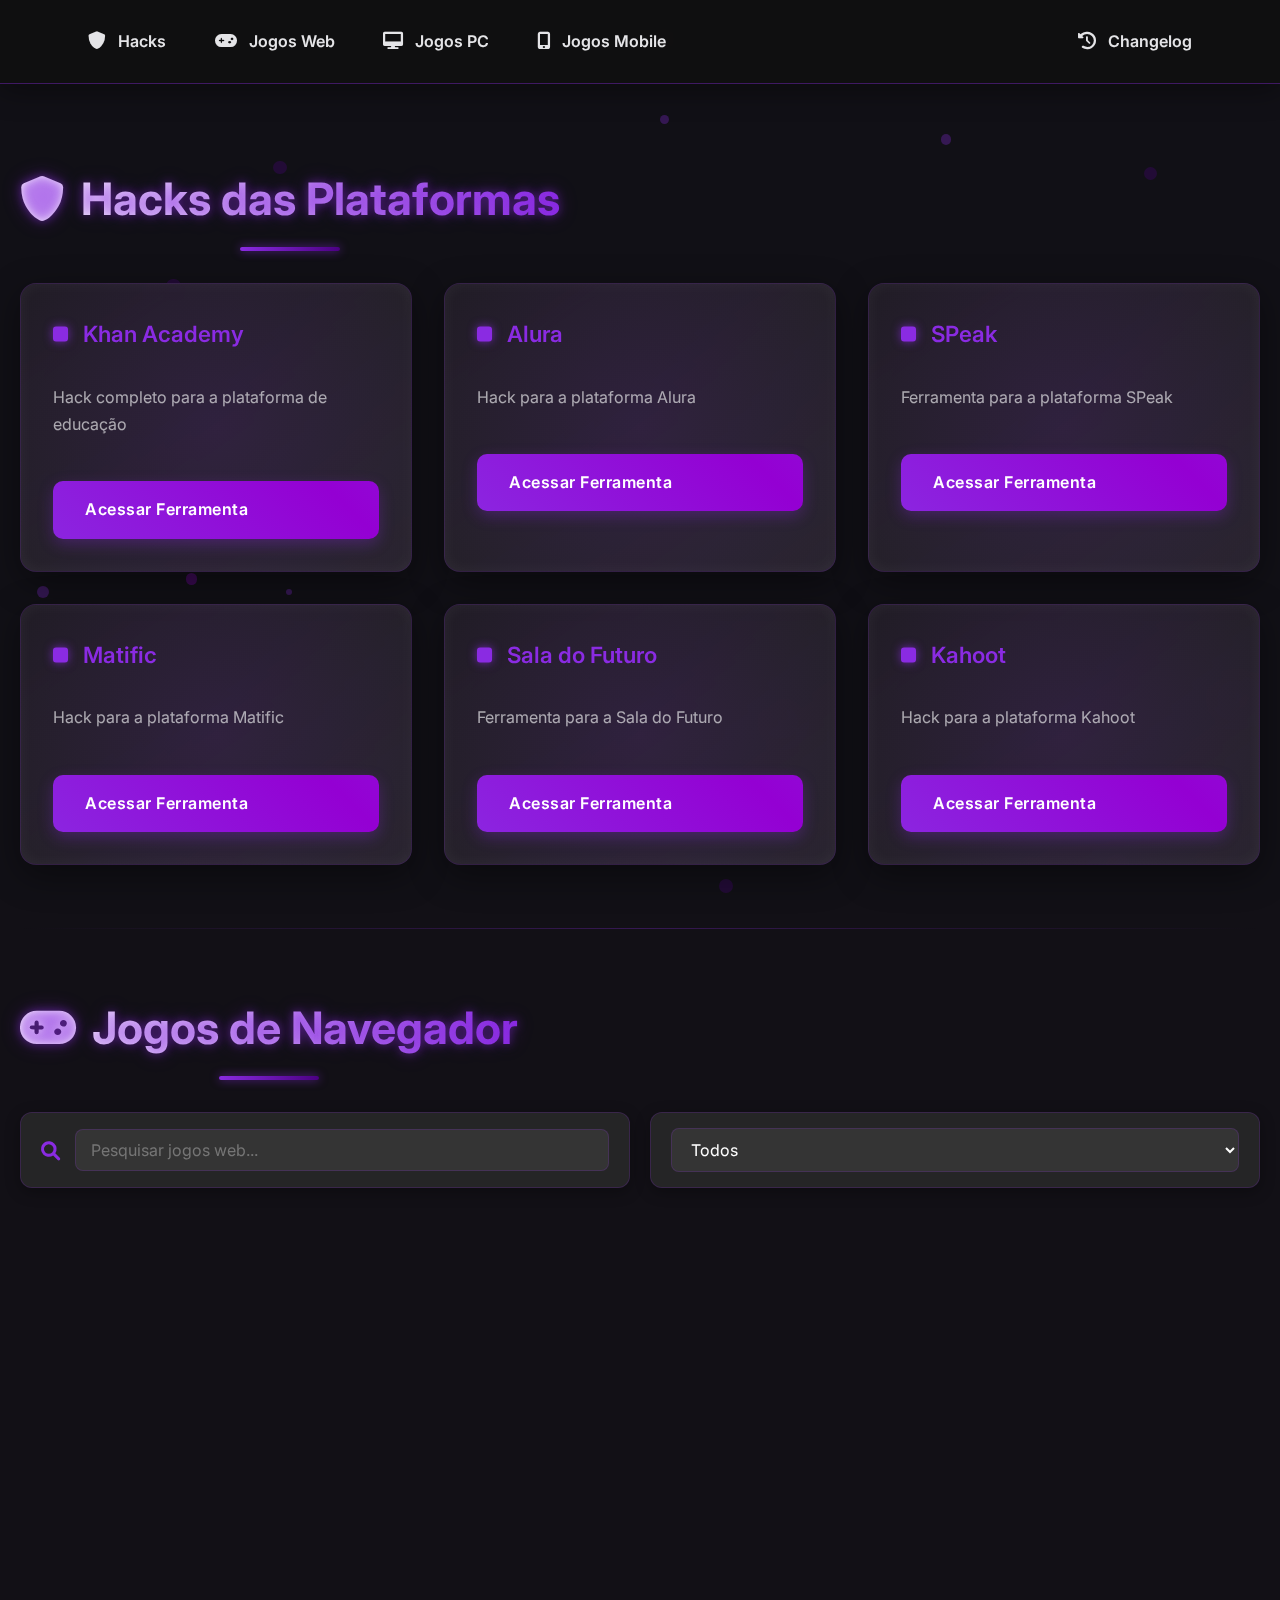
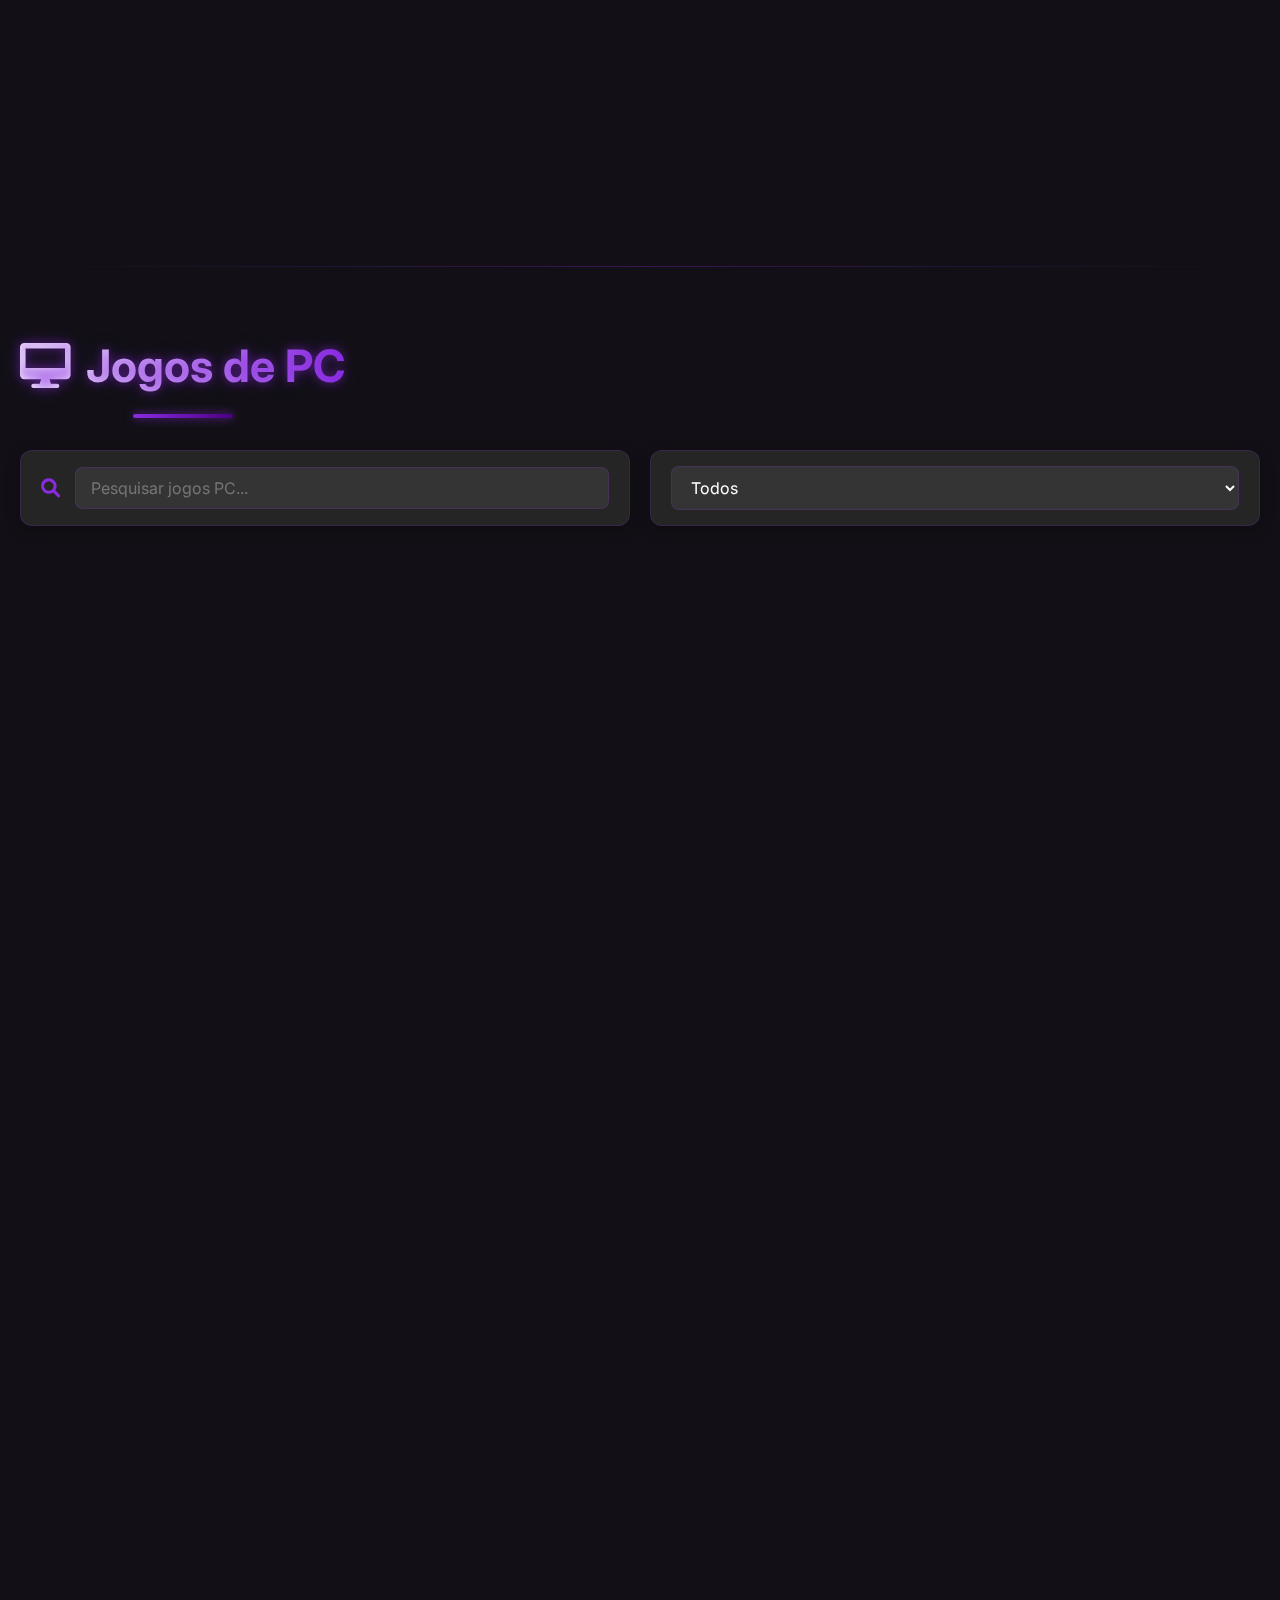
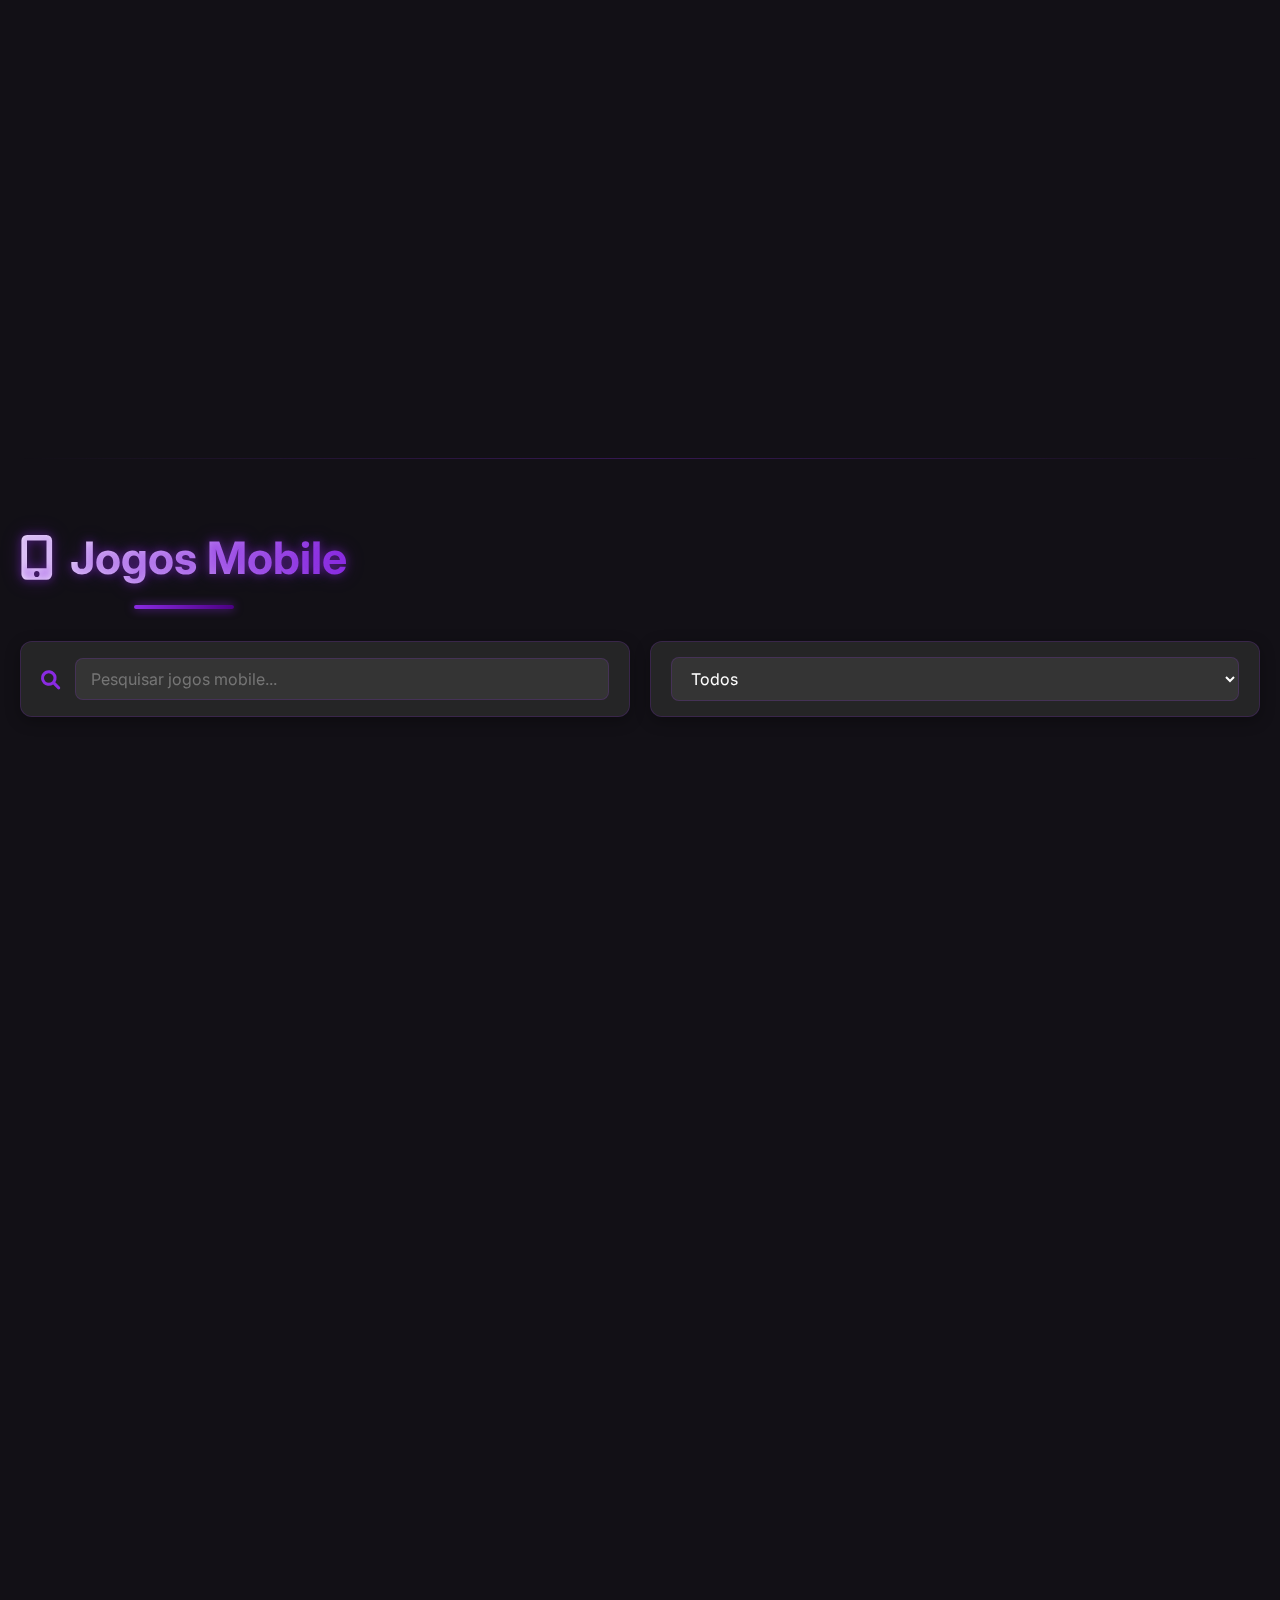
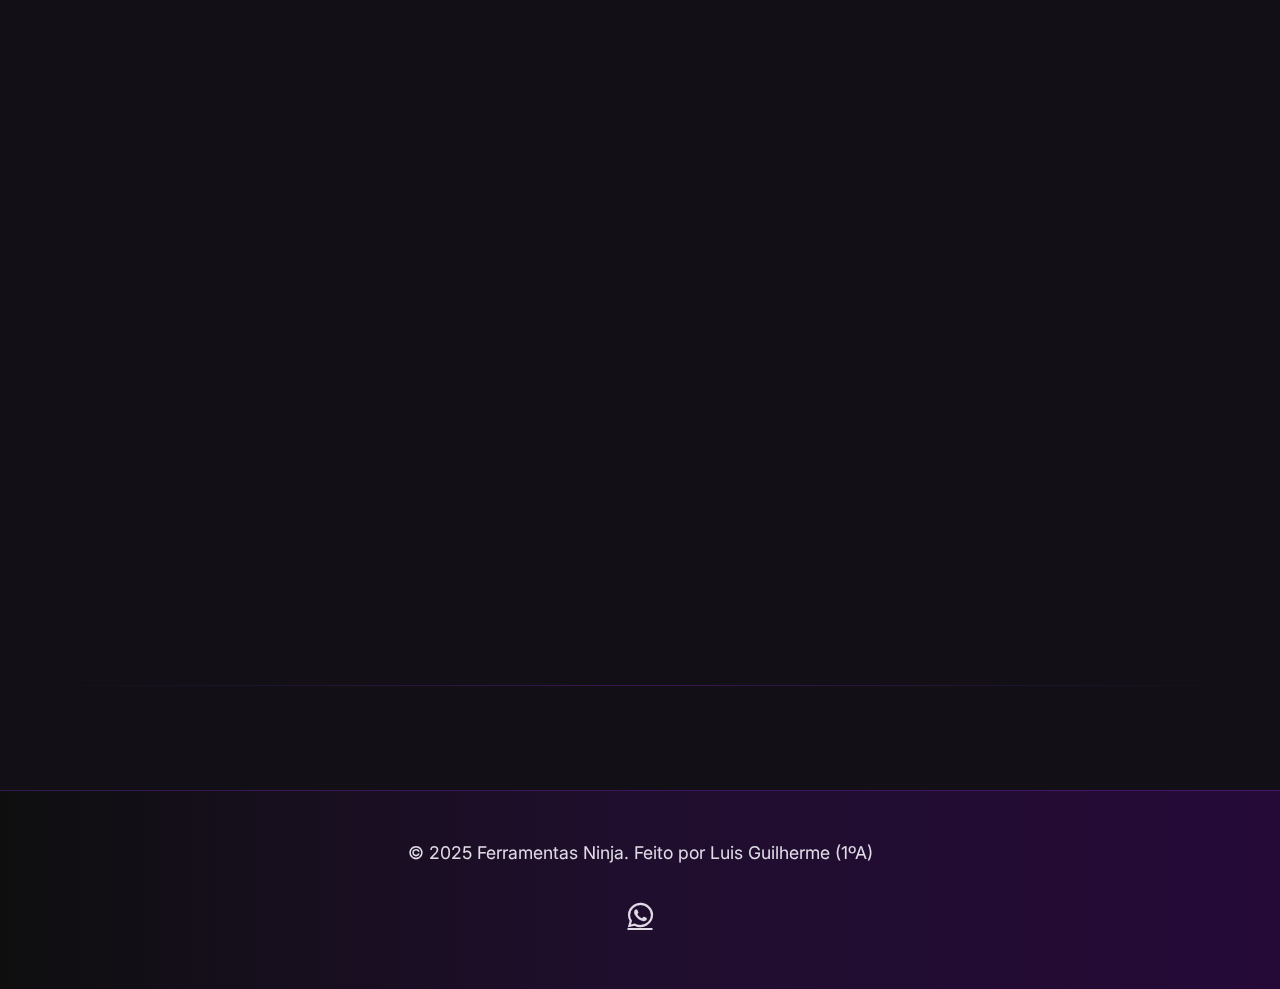
<file: index.html>
<!DOCTYPE html>
<html lang="pt-br">
<head>
    <script type="text/javascript" src="https://code.createjs.com/1.0.0/createjs.min.js"></script>
    <meta charset="UTF-8">
    <meta name="viewport" content="width=device-width,initial-scale=1">
    <title>Ferramentas do Ninja</title>
    <link rel="stylesheet" href="https://cdnjs.cloudflare.com/ajax/libs/font-awesome/6.0.0/css/all.min.css">
    <link href="https://fonts.googleapis.com/css2?family=Inter:wght@400;500;600;700&display=swap" rel="stylesheet">
    <link rel="stylesheet" href="style.css">
</head>
<body>
    <div id="loading">
        <div class="loader"></div>
    </div>
    <nav class="navbar">
        <a href="#hacks">
            <i class="fas fa-shield-alt"></i> Hacks
        </a>
        <a href="#jogos">
            <i class="fas fa-gamepad"></i> Jogos Web
        </a>
        <a href="#pc">
            <i class="fas fa-desktop"></i> Jogos PC
        </a>
        <a href="#mobile">
            <i class="fas fa-mobile-alt"></i> Jogos Mobile
        </a>
        <a href="changelogs.html" rel="noopener noreferrer" style="margin-left: auto;">
            <i class="fas fa-history"></i> Changelog
        </a>
    </nav>

    <div class="main-container">
        <!-- Seção Hacks -->
        <section id="hacks">
            <h1><i class="fas fa-shield-alt"></i>Hacks das Plataformas</h1>
            <div class="grid">
                <div class="card">
                    <a href="https://github.com/Snowxyrzk/Khan-Destroyer" target="_blank">
                        <h3>Khan Academy</h3>
                        <p>Hack completo para a plataforma de educação</p>
                        <div class="btn">Acessar Ferramenta</div>
                    </a>
                </div>
                <div class="card">
                    <a href="https://github.com/marcos10pc/Alura-Destroyer" target="_blank">
                        <h3>Alura</h3>
                        <p>Hack para a plataforma Alura</p>
                        <div class="btn">Acessar Ferramenta</div>
                    </a>
                </div>
                <div class="card">
                    <a href="https://speakify.cupiditys.lol/" target="_blank">
                        <h3>SPeak</h3>
                        <p>Ferramenta para a plataforma SPeak</p>
                        <div class="btn">Acessar Ferramenta</div>
                    </a>
                </div>
                <div class="card">
                    <a href="https://matific.cupiditys.lol/" target="_blank">
                        <h3>Matific</h3>
                        <p>Hack para a plataforma Matific</p>
                        <div class="btn">Acessar Ferramenta</div>
                    </a>
                </div>
                <div class="card">
                    <a href="https://doritus.mmrcoss.tech/" target="_blank">
                        <h3>Sala do Futuro</h3>
                        <p>Ferramenta para a Sala do Futuro</p>
                        <div class="btn">Acessar Ferramenta</div>
                    </a>
                </div>
                <div class="card">
                    <a href="https://kahootdestroyer.squareweb.app/" target="_blank">
                        <h3>Kahoot</h3>
                        <p>Hack para a plataforma Kahoot</p>
                        <div class="btn">Acessar Ferramenta</div>
                    </a>
                </div>
            </div>
        </section>

        <!-- Seção Jogos Web -->
        <section id="jogos">
            <h1><i class="fas fa-gamepad"></i>Jogos de Navegador</h1>
            
            <div class="search-filter-container">
                <div class="search-box">
                    <i class="fas fa-search"></i>
                    <input type="text" id="search-web" placeholder="Pesquisar jogos web..." onkeyup="searchGames('web')">
                </div>
                <div class="filter-box">
                    <select id="filter-web" onchange="filterGames('web')">
                        <option value="todos">Todos</option>
                        <option value="classico">Clássicos</option>
                        <option value="emulador">Emuladores</option>
                        <option value="html5">HTML5</option>
                        <option value="flash">Flash</option>
                        <option value="colecao">Coleções</option>
                    </select>
                </div>
            </div>

            <div class="grid" id="web-games-container">
                <div class="card" data-category="colecao">
                    <a href="https://ball-bang.github.io/" target="_blank">
                        <h3>Ball Bang</h3>
                        <p>Jogos de navegador de vários estilos</p>
                        <div class="btn">Jogar</div>
                    </a>
                </div>
                <div class="card" data-category="emulador">
                    <a href="https://chstextbook.github.io/pages/nav/emulibrary.html" target="_blank">
                        <h3>EmuLibrary</h3>
                        <p>Jogos de emulador</p>
                        <div class="btn">Jogar</div>
                    </a>
                </div>
                <div class="card" data-category="html5">
                    <a href="https://chstextbook.github.io/pages/nav/games5.html" target="_blank">
                        <h3>HTML Games</h3>
                        <p>Jogos HTML5</p>
                        <div class="btn">Jogar</div>
                    </a>
                </div>
                <div class="card" data-category="flash">
                    <a href="https://chstextbook.github.io/pages/nav/flash.html" target="_blank">
                        <h3>Flash Games</h3>
                        <p>Jogos clássicos em Flash</p>
                        <div class="btn">Jogar</div>
                    </a>
                </div>
                <div class="card" data-category="colecao">
                    <a href="https://games-site.github.io/" target="_blank" rel="noopener noreferrer">
                        <h3>Games Site</h3>
                        <p>Coleção diversificada de jogos online</p>
                        <div class="btn">Jogar</div>
                    </a>
                </div>
                <div class="card" data-category="colecao">
                    <a href="https://ug17.github.io/Games.html" target="_blank" rel="noopener noreferrer">
                        <h3>UG17 Games Collection</h3>
                        <p>Diversos jogos de navegador em uma única coleção</p>
                        <div class="btn">Jogar</div>
                    </a>
                </div>
            </div>
        </section>

        <!-- Seção Jogos PC -->
        <section id="pc">
            <h1><i class="fas fa-desktop"></i>Jogos de PC</h1>
            
            <div class="search-filter-container">
                <div class="search-box">
                    <i class="fas fa-search"></i>
                    <input type="text" id="search-pc" placeholder="Pesquisar jogos PC..." onkeyup="searchGames('pc')">
                </div>
                <div class="filter-box">
                    <select id="filter-pc" onchange="filterGames('pc')">
                        <option value="todos">Todos</option>
                        <option value="corrida">Corrida</option>
                        <option value="terror">Terror</option>
                        <option value="acao">Ação</option>
                        <option value="rpg">RPG</option>
                        <option value="simulacao">Simulação</option>
                        <option value="aventura">Aventura</option>
                        <option value="estrategia">Estratégia</option>
                    </select>
                </div>
            </div>

            <div class="grid" id="pc-games-container">
                <div class="card" data-category="acao">
                    <a href="https://drive.usercontent.google.com/download?id=1t8MmMzsL3yXW3RnDGnCobBJdiOVM2Bme&export=download&authuser=0" download>
                        <h3>Geometry Dash</h3>
                        <p>Versão completa para download</p>
                        <div class="btn">Download</div>
                    </a>
                </div>
                <div class="card" data-category="corrida">
                    <a href="https://www.mediafire.com/file/uhhw63l31awpfjy/MotoGP.17-CODEX.1.torrent/file" download>
                        <h3>MotoGP 17</h3>
                        <p>Torrent para download</p>
                        <div class="btn">Download</div>
                    </a>
                </div>
                <div class="card" data-category="acao">
                    <a href="https://www.mediafire.com/file/7eonw0natmgrpcz/Dark_Souls_3_Deluxe_Edition_t1.torrent/file" download>
                        <h3>Dark Souls 3</h3>
                        <p>Torrent para download</p>
                        <div class="btn">Download</div>
                    </a>
                </div>
                <div class="card" data-category="rpg">
                    <a href="https://www.mediafire.com/file/wiz7nky01wup1uy/Diablo_3.torrent/file" download>
                        <h3>Diablo III</h3>
                        <p>Torrent para download</p>
                        <div class="btn">Download</div>
                    </a>
                </div>
                <div class="card" data-category="rpg">
                    <a href="https://www.mediafire.com/file/xfcf6s5z6ysbjpu/Diablo_IV_Reflection_.torrent/file" download>
                        <h3>Diablo IV</h3>
                        <p>Torrent para download</p>
                        <div class="btn">Download</div>
                    </a>
                </div>
                <div class="card" data-category="corrida">
                    <a href="https://www.mediafire.com/file/2ekg3xpl3sw84o1/Descenders.torrent/file" download>
                        <h3>Descenders</h3>
                        <p>Torrent para download</p>
                        <div class="btn">Download</div>
                    </a>
                </div>
                <div class="card" data-category="terror">
                    <a href="https://www.mediafire.com/file/4bst0b4a0qnjqfy/OUTLAST.rar/file" download>
                        <h3>Outlast</h3>
                        <p>Arquivo .rar para download</p>
                        <div class="btn">Download</div>
                    </a>
                </div>
                <div class="card" data-category="terror">
                    <a href="https://www.mediafire.com/file/c162jfc5kj7l4hz" download>
                        <h3>Letal Company</h3>
                        <p>Arquivo .rar para download</p>
                        <div class="btn">Download</div>
                    </a>
                </div>
                <div class="card" data-category="estrategia">
                    <a href="https://www.mediafire.com/file/y4fkp8cgyu2wj6s/Overcooked.2.Build.01102020-OFME.torrent/file" download>
                        <h3>Overcooked 2</h3>
                        <p>Torrent para download</p>
                        <div class="btn">Download</div>
                    </a>
                </div>
                <div class="card" data-category="corrida">
                    <a href="https://www.mediafire.com/file/0y7dx1zqn7se9q2/Need.For.Speed.Heat.Deluxe.Edition-ZED.torrent/file" download>
                        <h3>Need for Speed Heat</h3>
                        <p>Torrent para download</p>
                        <div class="btn">Download</div>
                    </a>
                </div>
                <div class="card" data-category="simulacao">
                    <a href="https://www.mediafire.com/file/kekdwpuutyo8qoc/Euro+Truck+Simulator.torrent/file" download>
                        <h3>Euro Truck Simulator</h3>
                        <p>Torrent para download</p>
                        <div class="btn">Download</div>
                    </a>
                </div>
                <div class="card" data-category="simulacao">
                    <a href="https://drive.google.com/file/d/1lT6p9CrmdoG_w2yx6PiYC4GX7x2XJjd4/view" download>
                        <h3>Euro Truck Simulator 2</h3>
                        <p>Torrent para download</p>
                        <div class="btn">Download</div>
                    </a>
                </div>
                <div class="card" data-category="simulacao">
                    <a href="https://drive.google.com/file/d/1VliOmTCIwdKT-ldxsy4I4EPLB3oMnu3H/view" download>
                        <h3>Microsoft Flight Simulator</h3>
                        <p>Torrent para download</p>
                        <div class="btn">Download</div>
                    </a>
                </div>
                <div class="card" data-category="simulacao">
                    <a href="https://www.mediafire.com/file/dy5x2o1me5b4y4m" download>
                        <h3>Internet Cafe Simulator</h3>
                        <p>Arquivo .rar para download</p>
                        <div class="btn">Download</div>
                    </a>
                </div>
            </div>
        </section>

        <!-- Seção Jogos Mobile -->
        <section id="mobile">
            <h1><i class="fas fa-mobile-alt"></i>Jogos Mobile</h1>
            
            <div class="search-filter-container">
                <div class="search-box">
                    <i class="fas fa-search"></i>
                    <input type="text" id="search-mobile" placeholder="Pesquisar jogos mobile..." onkeyup="searchGames('mobile')">
                </div>
                <div class="filter-box">
                    <select id="filter-mobile" onchange="filterGames('mobile')">
                        <option value="todos">Todos</option>
                        <option value="terror">Terror</option>
                        <option value="acao">Ação</option>
                        <option value="aventura">Aventura</option>
                        <option value="rpg">RPG</option>
                        <option value="simulacao">Simulação</option>
                        <option value="estrategia">Estratégia</option>
                    </select>
                </div>
            </div>

            <div class="grid" id="mobile-games-container">
                <div class="card" data-category="terror">
                    <a href="https://www.mediafire.com/file/gtwjvqj4fklxkt7/five-nights-at-freddys-2.0.4.apk/file" download>
                        <h3>FNAF 1</h3>
                        <p>Versão dublada e remasterizada</p>
                        <div class="btn">Download APK</div>
                    </a>
                </div>
                <div class="card" data-category="terror">
                    <a href="https://www.mediafire.com/file/vdrn6u2r0qqmplu/FNaF+2+Remastered+Dublado+v2.0.3+by+hopkins.apk/file?dkey=dl8g2m37jxb&r=1184" download>
                        <h3>FNAF 2</h3>
                        <p>Versão dublada e remasterizada</p>
                        <div class="btn">Download APK</div>
                    </a>
                </div>
                <div class="card" data-category="terror">
                    <a href="https://www.mediafire.com/file/fvho6qy7tbjat9x/FNaF_3_Remastered_Dublado_by_GAMER26083.apk/file" download>
                        <h3>FNAF 3</h3>
                        <p>Versão dublada e remasterizada</p>
                        <div class="btn">Download APK</div>
                    </a>
                </div>
                <div class="card" data-category="terror">
                    <a href="https://www.mediafire.com/file/qgwyulx91dyt6ww/Five_Nights_at_Freddy%2527s_4_v2.0.apk/file" download>
                        <h3>FNAF 4</h3>
                        <p>Versão dublada e remasterizada</p>
                        <div class="btn">Download APK</div>
                    </a>
                </div>
                <div class="card" data-category="terror">
                    <a href="https://www.mediafire.com/file/157o4xe4isquf78/Fnaf_SL_Dublado.apk/file" download>
                        <h3>FNAF Sister Location</h3>
                        <p>Versão dublada e remasterizada</p>
                        <div class="btn">Download APK</div>
                    </a>
                </div>
                <div class="card" data-category="terror">
                    <a href="https://www.mediafire.com/file/u6zdjgv4d1sg2bm/FNaF+6%3B+%28Dublado%29+Dubbing+Night.apk/file" download>
                        <h3>FNAF 6: Pizzeria Simulator</h3>
                        <p>Versão dublada e remasterizada</p>
                        <div class="btn">Download APK</div>
                    </a>
                </div>
                <div class="card" data-category="terror">
                    <a href="https://www.mediafire.com/file/m3cb44l57h375uf/Ultimate_Custom_Night_v1.0.3_Dublado.apks/file?dkey=kr20shlfl5q&r=1248#" download>
                        <h3>FNAF Ultimate Custom Night</h3>
                        <p>Versão dublada e remasterizada</p>
                        <div class="btn">Download APK</div>
                    </a>
                </div>
                <div class="card" data-category="acao">
                    <a href="https://www.mediafire.com/file_premium/mn52rch1xw8qvn6/NARUTO-Ultimate-Ninja-STORM-1.0.16_androidtunado.com.apk/file" download>
                        <h3>Naruto Ultimate Ninja Storm</h3>
                        <p>Versão completa</p>
                        <div class="btn">Download APK</div>
                    </a>
                </div>
                <div class="card" data-category="aventura">
                    <a href="https://www.mediafire.com/file_premium/sh0o4e46cn03bdz/Cuphead_F1_v7.2_%257BForce_War%257D.zip/file" download>
                        <h3>Cuphead</h3>
                        <p>Versão completa e atualizada</p>
                        <div class="btn">Download APK</div>
                    </a>
                </div>
                <div class="card" data-category="aventura">
                    <a href="https://www.mediafire.com/download/f1n6o6irzueqf0w" download>
                        <h3>Terraria</h3>
                        <p>Versão completa e atualizada</p>
                        <div class="btn">Download APK</div>
                    </a>
                </div>
                <div class="card" data-category="estrategia">
                    <a href="https://www.mediafire.com/file_premium/82w9rjhwrmawn3y/Bloons_TD_6_v44.1_%257BForce_War%257D.zip/file" download>
                        <h3>Bloons TD 6</h3>
                        <p>Versão completa e atualizada</p>
                        <div class="btn">Download APK</div>
                    </a>
                </div>
                <div class="card" data-category="aventura">
                    <a href="https://www.mediafire.com/file_premium/7fdv0vdzr3sc0tk/Bully_Legendado_%257BForce_War%257D.zip/file" download>
                        <h3>Bully</h3>
                        <p>Versão legendada (Senha: 6868)</p>
                        <div class="btn">Download APK</div>
                    </a>
                </div>
                <div class="card" data-category="acao">
                    <a href="https://www.mediafire.com/file_premium/p7jvs1mxk9a0o4i/Gta_San_Andreas_v2.11.217_%257BForce_War%257D.zip/file" download>
                        <h3>GTA San Andreas</h3>
                        <p>Versão completa</p>
                        <div class="btn">Download APK</div>
                    </a>
                </div>
                <div class="card" data-category="rpg">
                    <a href="https://www.mediafire.com/file_premium/30opbdn2jzs7j17/Undertale_v1.0_Portugu%25C3%25AAs_%257BForce_War%257D.zip/file" download>
                        <h3>Undertale</h3>
                        <p>Versão completa</p>
                        <div class="btn">Download APK</div>
                    </a>
                </div>
            </div>
        </section>
    </div>

    <footer>
        <p>© 2025 Ferramentas Ninja. Feito por Luis Guilherme (1ºA)</p>
        <div>
            <a href="https://chat.whatsapp.com/BAP3adZ2iLjIB88N0wgO1W" target="_blank" rel="noopener noreferrer">
                <i class="fab fa-whatsapp"></i>
            </a>
        </div>
    </footer>
    <button id="backToTop" title="Voltar ao topo">↑</button>
    <script src="script.js"></script>
</body>
</html>
</file>
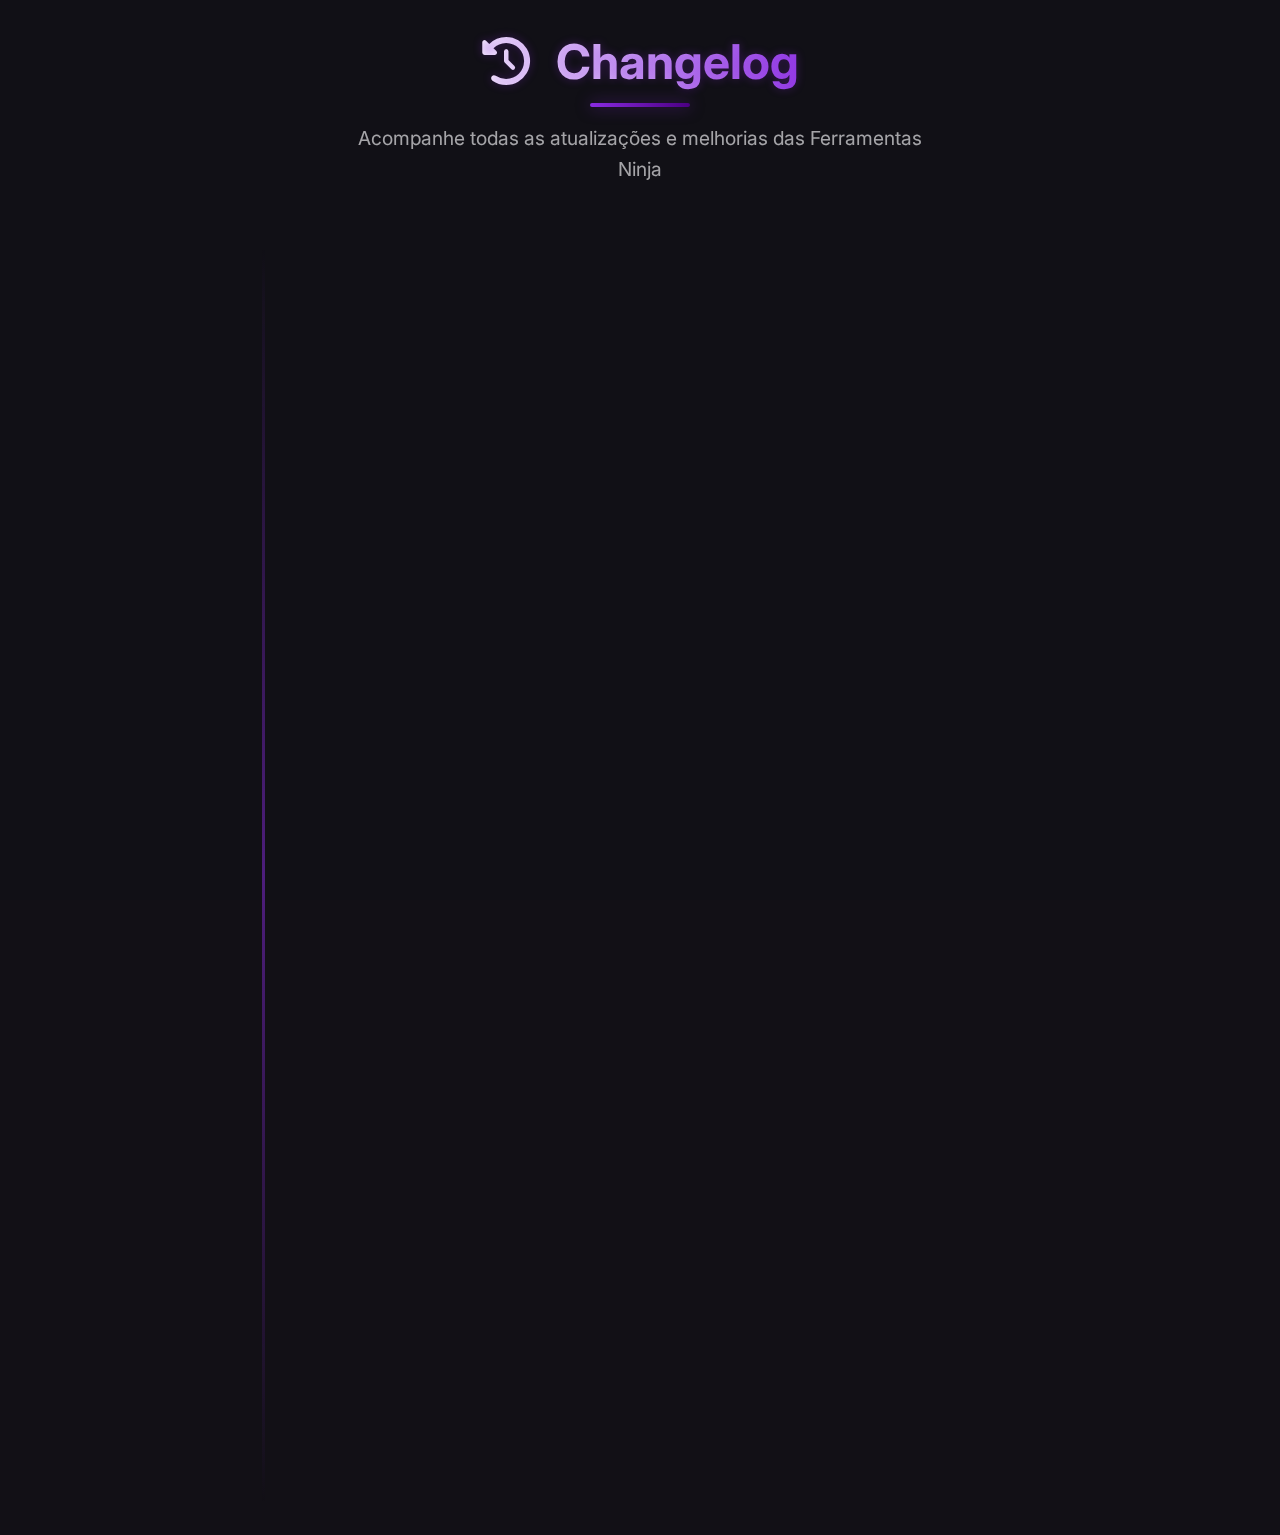
<file: changelogs.html>
<!DOCTYPE html>
<html lang="pt-br">
<head>
  <meta charset="UTF-8" />
  <meta name="viewport" content="width=device-width, initial-scale=1.0" />
  <title>Changelog - Ferramentas Ninja</title>
  <link href="https://fonts.googleapis.com/css2?family=Inter:wght@300;400;500;600;700&display=swap" rel="stylesheet">
  <link rel="stylesheet" href="https://cdnjs.cloudflare.com/ajax/libs/font-awesome/6.0.0/css/all.min.css">
  <style>
    :root {
      --primary: #8a2be2;
      --primary-dark: #4b0082;
      --bg: #121016;
      --card-bg: rgba(26, 26, 26, 0.8);
      --text: #E4E4E7;
      --text-light: rgba(228, 228, 231, 0.7);
      --new: #2ecc71;
      --improve: #3498db;
      --fix: #f39c12;
      --remove: #e74c3c;
      --glass-bg: rgba(30, 30, 30, 0.6);
      --neon-glow: 0 0 15px rgba(138, 43, 226, 0.5);
    }

    * {
      margin: 0;
      padding: 0;
      box-sizing: border-box;
    }

    body {
      font-family: 'Inter', sans-serif;
      background: var(--bg);
      color: var(--text);
      min-height: 100vh;
      background-image: url('https://motionbgs.com/media/3364/abstract-purple-topo.jpg');
      background-size: cover;
      background-attachment: fixed;
      background-position: center;
    }

    body::before {
      content: "";
      position: fixed;
      top: 0;
      left: 0;
      width: 100%;
      height: 100%;
      background: rgba(18, 16, 22, 0.85);
      z-index: -1;
    }

    .container {
      max-width: 900px;
      margin: 0 auto;
      padding: 2rem;
      position: relative;
      z-index: 1;
    }

    header {
      text-align: center;
      margin-bottom: 4rem;
      position: relative;
      animation: fadeInDown 0.8s ease-out;
    }

    h1 {
      font-size: 3rem;
      margin-bottom: 1rem;
      background: linear-gradient(90deg, #fff, var(--primary));
      -webkit-background-clip: text;
      background-clip: text;
      color: transparent;
      display: inline-block;
      padding: 0 2rem 1rem;
      position: relative;
      text-shadow: 0 0 10px rgba(138, 43, 226, 0.3);
    }

    h1::after {
      content: '';
      position: absolute;
      bottom: 0;
      left: 50%;
      transform: translateX(-50%);
      width: 100px;
      height: 4px;
      background: linear-gradient(90deg, var(--primary), var(--primary-dark));
      border-radius: 2px;
      box-shadow: var(--neon-glow);
    }

    h1 i {
      margin-right: 1rem;
      animation: pulse 2s infinite;
    }

    .subtitle {
      color: var(--text-light);
      font-size: 1.2rem;
      max-width: 600px;
      margin: 0 auto;
      line-height: 1.6;
    }

    .changelog-grid {
      display: flex;
      flex-direction: column;
      gap: 2rem;
      position: relative;
    }

    .changelog-grid::before {
      content: '';
      position: absolute;
      top: 0;
      bottom: 0;
      left: 40px;
      width: 3px;
      background: linear-gradient(to bottom, transparent, rgba(138, 43, 226, 0.5), transparent);
      z-index: 0;
    }

    .update {
      background: var(--glass-bg);
      border-radius: 16px;
      padding: 2rem;
      backdrop-filter: blur(15px);
      border: 1px solid rgba(138, 43, 226, 0.2);
      box-shadow: 0 5px 30px rgba(0, 0, 0, 0.3), inset 0 0 10px rgba(255, 255, 255, 0.05);
      transform: translateY(30px);
      opacity: 0;
      animation: fadeInUp 0.6s ease-out forwards;
      transition: all 0.4s ease;
      position: relative;
      z-index: 1;
      overflow: hidden;
    }

    .update::before {
      content: '';
      position: absolute;
      top: 0;
      left: 0;
      width: 5px;
      height: 100%;
      background: var(--primary);
    }

    .update.new::before { background: var(--new); }
    .update.improve::before { background: var(--improve); }
    .update.fix::before { background: var(--fix); }
    .update.remove::before { background: var(--remove); }

    .update:hover {
      transform: translateY(-5px) scale(1.02);
      box-shadow: 0 10px 40px rgba(138, 43, 226, 0.4), inset 0 0 15px rgba(255, 255, 255, 0.1);
    }

    .update-header {
      display: flex;
      justify-content: space-between;
      align-items: center;
      margin-bottom: 1.5rem;
    }

    .tag {
      padding: 0.4rem 1rem;
      border-radius: 50px;
      font-size: 0.8rem;
      font-weight: 700;
      text-transform: uppercase;
      letter-spacing: 1px;
      box-shadow: 0 2px 10px rgba(0, 0, 0, 0.2);
    }

    .tag.new { background: rgba(46, 204, 113, 0.15); color: var(--new); border: 1px solid rgba(46, 204, 113, 0.3); }
    .tag.improve { background: rgba(52, 152, 219, 0.15); color: var(--improve); border: 1px solid rgba(52, 152, 219, 0.3); }
    .tag.fix { background: rgba(243, 156, 18, 0.15); color: var(--fix); border: 1px solid rgba(243, 156, 18, 0.3); }
    .tag.remove { background: rgba(231, 76, 60, 0.15); color: var(--remove); border: 1px solid rgba(231, 76, 60, 0.3); }

    .update-title {
      font-size: 1.4rem;
      font-weight: 600;
      margin-bottom: 1rem;
      color: white;
      position: relative;
      padding-left: 1.5rem;
    }

    .update-title::before {
      content: '';
      position: absolute;
      left: 0;
      top: 50%;
      transform: translateY(-50%);
      width: 10px;
      height: 10px;
      border-radius: 50%;
      background: var(--primary);
      box-shadow: 0 0 10px var(--primary);
    }

    .update.new .update-title::before { background: var(--new); box-shadow: 0 0 10px var(--new); }
    .update.improve .update-title::before { background: var(--improve); box-shadow: 0 0 10px var(--improve); }
    .update.fix .update-title::before { background: var(--fix); box-shadow: 0 0 10px var(--fix); }
    .update.remove .update-title::before { background: var(--remove); box-shadow: 0 0 10px var(--remove); }

    .update-desc {
      color: var(--text-light);
      line-height: 1.7;
      margin-bottom: 1.5rem;
      font-size: 1.05rem;
    }

    .update-date {
      font-size: 0.9rem;
      color: var(--text-light);
      display: flex;
      align-items: center;
      gap: 0.7rem;
      font-weight: 500;
    }

    .update-date i { color: var(--primary); }

    @keyframes fadeInUp {
      from { opacity: 0; transform: translateY(30px); }
      to { opacity: 1; transform: translateY(0); }
    }

    @keyframes fadeInDown {
      from { opacity: 0; transform: translateY(-20px); }
      to { opacity: 1; transform: translateY(0); }
    }

    @keyframes pulse {
      0% { transform: scale(1); opacity: 1; }
      50% { transform: scale(1.1); opacity: 0.8; }
      100% { transform: scale(1); opacity: 1; }
    }

    @media (max-width: 768px) {
      .container { padding: 1.5rem; }
      h1 { font-size: 2.2rem; padding: 0 1rem 0.8rem; }
      .subtitle { font-size: 1rem; }
      .changelog-grid::before { left: 20px; }
      .update { padding: 1.5rem; }
      .update-title { font-size: 1.2rem; padding-left: 1.2rem; }
    }

    @media (max-width: 480px) {
      h1 { font-size: 1.8rem; }
      .update-header { flex-direction: column; align-items: flex-start; gap: 0.8rem; }
      .update-title::before { width: 8px; height: 8px; }
    }
  </style>
</head>
<body>
  <div class="container">
    <header>
      <h1><i class="fas fa-history"></i> Changelog</h1>
      <p class="subtitle">Acompanhe todas as atualizações e melhorias das Ferramentas Ninja</p>
    </header>
    <div class="changelog-grid" id="changelog"></div>
  </div>
  <script>
    const updates = [
      {
        date: "10/04/2025",
        type: "fix",
        title: "Correção no sistema de busca e filtro",
        desc: "Agora o filtro por categoria funciona corretamente junto com a busca. Cards não somem do nada mais 😎"
      },
      {
        date: "06/04/2025",
        type: "new",
        title: "Filtro por Tipo de Jogo",
        desc: "Agora é possível filtrar os jogos por tipo, como 'Terror', 'Ação', 'Aventura' e mais! Isso facilita muito na hora de encontrar o que você quer jogar."
      },
      {
        date: "03/04/2025",
        type: "new",
        title: "Mais Jogos Mobile",
        desc: "Foram adicionados mais jogos de celular ao site."
      },
      {
        date: "03/04/2025",
        type: "improve",
        title: "Design Novo",
        desc: "O Design do site foi retrabalhado do zero, com um visual mais moderno e estiloso, mas mantendo a performance original."
      },
      {
        date: "01/04/2025",
        type: "new",
        title: "Nova Página de Changelog",
        desc: "Sistema completo de changelog para você acompanhar todas as novidades e atualizações do site de forma organizada e visualmente atraente."
      }
    ];

    function getUpdateHTML(update, index) {
      return `
        <div class="update ${update.type}" style="animation-delay: ${0.2 + (index * 0.2)}s">
          <div class="update-header">
            <h3 class="update-title">${update.title}</h3>
            <span class="tag ${update.type}">
              ${update.type === 'new' ? 'Novidade' :
                update.type === 'improve' ? 'Melhoria' :
                update.type === 'fix' ? 'Correção' : 'Remoção'}
            </span>
          </div>
          <p class="update-desc">${update.desc}</p>
          <div class="update-date">
            <i class="far fa-calendar-alt"></i>
            ${update.date}
          </div>
        </div>`;
    }

    function loadChangelog() {
      updates.sort((a, b) => {
        const [da, ma, ya] = a.date.split('/').map(Number);
        const [db, mb, yb] = b.date.split('/').map(Number);
        return new Date(yb, mb - 1, db) - new Date(ya, ma - 1, da);
      });
      document.getElementById("changelog").innerHTML = updates.map(getUpdateHTML).join("");
    }

    document.addEventListener("DOMContentLoaded", loadChangelog);
  </script>
</body>
</html>
</file>
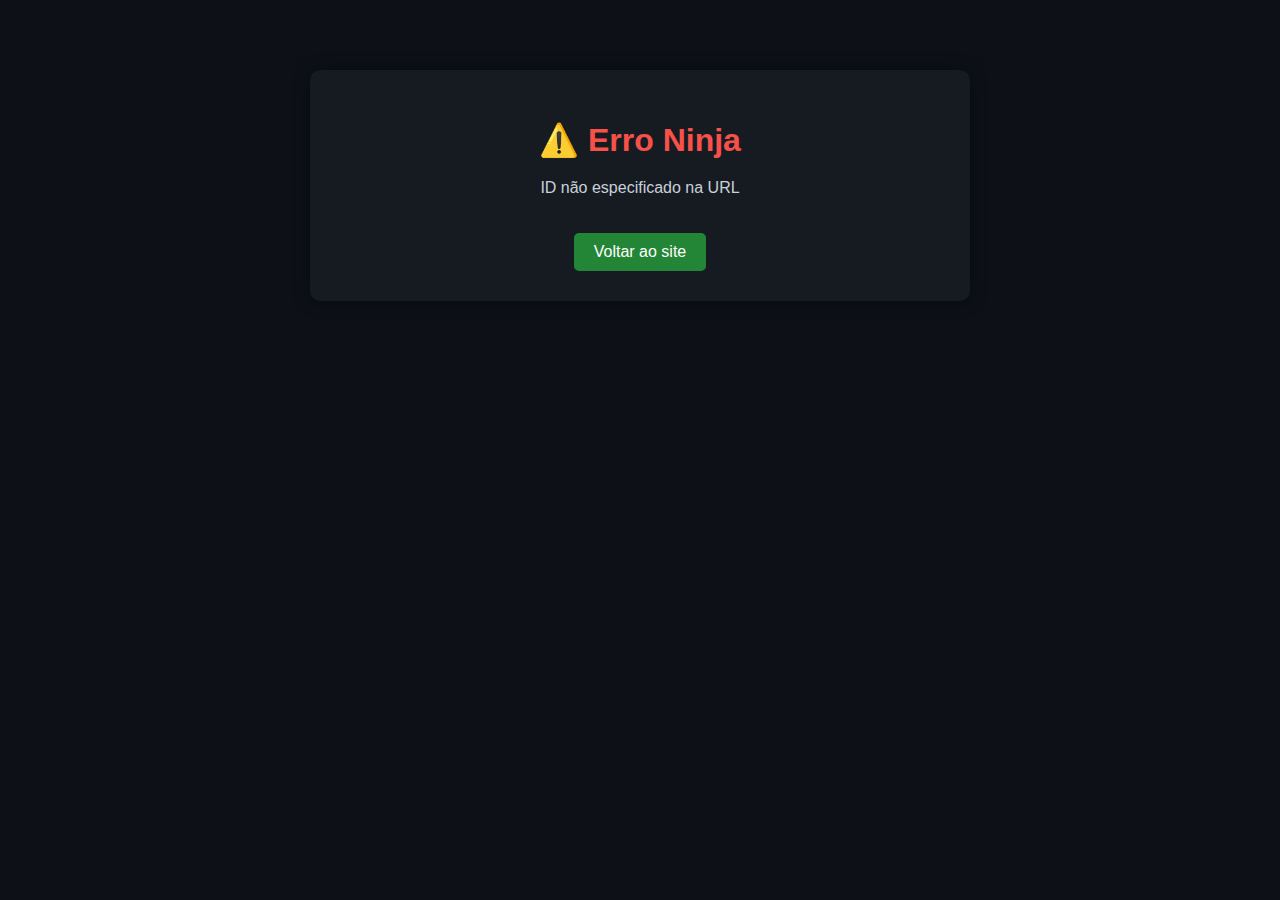
<file: download.html>
<!DOCTYPE html>
<html>
<head>
    <title>Redirecionamento Ninja</title>
    <meta name="viewport" content="width=device-width, initial-scale=1.0">
    <style>
        body {
            font-family: 'Segoe UI', Tahoma, Geneva, Verdana, sans-serif;
            background-color: #0d1117;
            color: #c9d1d9;
            text-align: center;
            padding: 20px;
            margin: 0;
        }
        .container {
            max-width: 600px;
            margin: 50px auto;
            padding: 30px;
            background-color: #161b22;
            border-radius: 10px;
            box-shadow: 0 0 15px rgba(0, 0, 0, 0.5);
        }
        h1 {
            color: #58a6ff;
            margin-bottom: 20px;
        }
        #countdown {
            font-size: 24px;
            margin: 20px 0;
            color: #f85149;
        }
        .manual-link {
            display: inline-block;
            margin-top: 20px;
            padding: 10px 20px;
            background-color: #238636;
            color: white;
            text-decoration: none;
            border-radius: 5px;
            transition: background-color 0.3s;
        }
        .manual-link:hover {
            background-color: #2ea043;
        }
        .ninja-icon {
            font-size: 50px;
            margin-bottom: 20px;
        }
    </style>
</head>
<body>
    <div class="container">
        <div class="ninja-icon">🕵️‍♂️</div>
        <h1>Redirecionamento Secreto Ativado</h1>
        <div id="countdown">5</div>
        <p>Preparando conexão segura...</p>
        <a href="#" id="manualLink" class="manual-link">Clique aqui se não redirecionar</a>
    </div>

    <script>
        // Configuração avançada
        const SECURITY_DELAY = 5000; // 5 segundos (aumente se necessário)
        const USE_BASE64 = true;     // Ativar/desativar decodificação Base64

        // Elementos da página
        const countdownEl = document.getElementById("countdown");
        const manualLink = document.getElementById("manualLink");

        // Extrai o ID da URL
        const getResourceId = () => {
            const params = new URLSearchParams(window.location.search);
            return params.get('id');
        };

        // Contagem regressiva estilizada
        const startCountdown = (seconds) => {
            let counter = seconds;
            const interval = setInterval(() => {
                countdownEl.textContent = counter;
                counter--;
                if (counter < 0) clearInterval(interval);
            }, 1000);
        };

        // Sistema principal
        const init = async () => {
            const resourceId = getResourceId();
            
            if (!resourceId) {
                showError("ID não especificado na URL");
                return;
            }

            startCountdown(Math.floor(SECURITY_DELAY / 1000));

            try {
                const response = await fetch('../links.json');
                const links = await response.json();
                const encodedUrl = links[resourceId];

                if (!encodedUrl) {
                    showError("Recurso não encontrado");
                    return;
                }

                // Decodifica URL se estiver em Base64
                const finalUrl = USE_BASE64 && encodedUrl.startsWith('b64:') 
                    ? atob(encodedUrl.slice(4)) 
                    : encodedUrl;

                // Prepara link manual
                manualLink.href = finalUrl;

                // Redireciona após o delay
                setTimeout(() => {
                    window.location.href = finalUrl;
                }, SECURITY_DELAY);

            } catch (error) {
                showError(`Erro: ${error.message}`);
            }
        };

        const showError = (message) => {
            document.querySelector(".container").innerHTML = `
                <h1 style="color: #f85149;">⚠️ Erro Ninja</h1>
                <p>${message}</p>
                <a href="../" class="manual-link">Voltar ao site</a>
            `;
        };

        // Inicia o sistema
        document.addEventListener('DOMContentLoaded', init);
    </script>
</body>
</html>
</file>
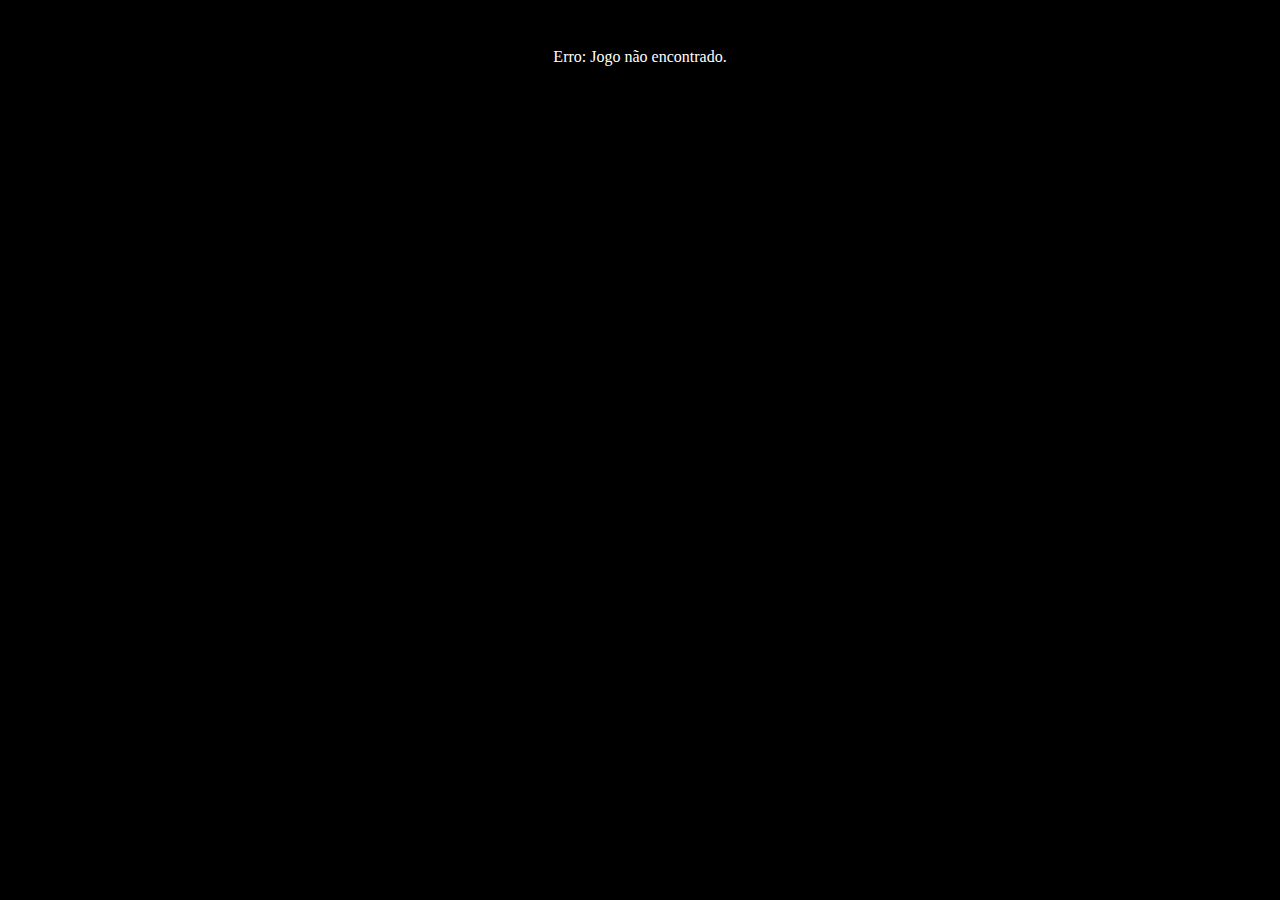
<file: arquivos/player.html>
<!DOCTYPE html>
<html lang="pt-BR">
<head>
    <meta charset="UTF-8">
    <title>Jogando... | Ferramentas Ninja</title>
    <style>
        body, html {
            margin: 0;
            padding: 0;
            width: 100%;
            height: 100%;
            overflow: hidden;
            background-color: #000;
        }
        #game-container {
            width: 100%;
            height: 100%;
        }
    </style>
</head>
<body>

    <div id="game-container"></div>

    <script>
        function webretroEmbed(node, path, queries) {
            node.innerHTML = '';
            var frame = document.createElement("iframe");
            frame.setAttribute('allow', 'fullscreen');
            frame.style = "border: none; display: block; width: 100%; height: 100%;";
            
            if (queries.rom) {
                var link = document.createElement("a");
                // CORREÇÃO FINAL: O caminho agora é relativo à localização do player.html.
                // Como player.html e a pasta roms estão ambos dentro de /arquivos/,
                // o caminho correto a partir do player.html é simplesmente "roms/".
                link.href = "roms/" + queries.rom;
                queries.rom = link.href;
            }
            
            frame.src = path + "?" + Object.entries(queries).map(i => i.map(i => i && encodeURIComponent(i))).map(i => i[1] ? i.join("=") : i[0]).join("&");
            node.appendChild(frame);
            
            return frame;
        }

        window.addEventListener('load', () => {
            const gameContainer = document.getElementById('game-container');
            const params = new URLSearchParams(window.location.search);
            
            const core = params.get('core');
            const rom = params.get('rom');

            if (core && rom) {
                const webretroPath = "https://binbashbanana.github.io/webretro/";
                webretroEmbed(gameContainer, webretroPath, { core: core, rom: rom });
            } else {
                document.body.innerHTML = "<p style='color: white; text-align: center; padding-top: 2rem;'>Erro: Jogo não encontrado.</p>";
            }
        });
    </script>

</body>
</html>
</file>
<file: style.css>
:root {
  --font-primary: "Inter", "Helvetica Neue", Helvetica, Arial, sans-serif;
  --primary-color: #8a2be2;
  --secondary-color: #4b0082;
  --background-color: #121016;
  --text-color: #e4e4e7;
  --text-light: rgba(228, 228, 231, 0.7);
  --card-background: rgba(26, 26, 26, 0.8);
  --hover-color: #9400d3;
  --transition: all 0.3s ease;
  --neon-glow: 0 0 10px rgba(138, 43, 226, 0.7);
}

* {
  margin: 0;
  padding: 0;
  box-sizing: border-box;
  font-family: var(--font-primary);
}

body {
  background: var(--background-color);
  color: var(--text-color);
  min-height: 100vh;
  background-image: url("https://motionbgs.com/media/3364/abstract-purple-topo.jpg");
  background-size: cover;
  background-attachment: fixed;
  background-position: center;
  line-height: 1.6;
  overflow-x: hidden;
}

body::before {
  content: "";
  position: fixed;
  top: 0;
  left: 0;
  width: 100%;
  height: 100%;
  background: rgba(18, 16, 22, 0.85);
  z-index: -1;
}

/* Loading Screen */
#loading {
  position: fixed;
  top: 0;
  left: 0;
  width: 100%;
  height: 100%;
  background: var(--background-color);
  display: flex;
  justify-content: center;
  align-items: center;
  z-index: 9999;
}

.loader {
  width: 60px;
  height: 60px;
  border: 5px solid rgba(138, 43, 226, 0.3);
  border-radius: 50%;
  border-top-color: var(--primary-color);
  border-bottom-color: var(--secondary-color);
  animation: spin 1.5s linear infinite;
}

@keyframes spin {
  to {
    transform: rotate(360deg);
  }
}

/* Navbar */
.navbar {
  position: fixed;
  top: 0;
  left: 0;
  width: 100%;
  display: flex;
  padding: 1.2rem 5%;
  background: rgba(15, 15, 15, 0.85);
  backdrop-filter: blur(15px);
  -webkit-backdrop-filter: blur(15px);
  border-bottom: 1px solid rgba(138, 43, 226, 0.4);
  z-index: 1000;
  box-shadow: 0 5px 30px rgba(0, 0, 0, 0.4);
}

.navbar a {
  color: var(--text-color);
  padding: 0.6rem 1.2rem;
  border-radius: 8px;
  text-decoration: none;
  font-weight: 600;
  position: relative;
  transition: var(--transition);
  margin: 0 5px;
}

.navbar a::after {
  content: "";
  position: absolute;
  bottom: 0;
  left: 50%;
  transform: translateX(-50%);
  width: 0;
  height: 3px;
  background: linear-gradient(
    90deg,
    var(--primary-color),
    var(--secondary-color)
  );
  transition: var(--transition);
  border-radius: 3px;
}

.navbar a:hover::after {
  width: 80%;
}

.navbar a:hover,
.navbar a.active {
  color: var(--primary-color);
  text-shadow: var(--neon-glow);
}

.navbar a i {
  margin-right: 8px;
  font-size: 1.1rem;
  transition: var(--transition);
}

.navbar a:hover i {
  transform: scale(1.2);
  color: var(--primary-color);
}

/* Main Container */
.main-container {
  max-width: 1400px;
  margin: 0 auto;
  padding: 100px 20px 40px;
}

/* Seções */
section {
  padding: 4rem 0;
  position: relative;
}

section::before {
  content: "";
  position: absolute;
  bottom: 0;
  left: 0;
  width: 100%;
  height: 1px;
  background: linear-gradient(
    90deg,
    transparent,
    rgba(138, 43, 226, 0.3),
    transparent
  );
}

h1 {
  font-size: 2.8rem;
  margin-bottom: 2rem;
  text-align: center;
  position: relative;
  display: inline-block;
  padding-bottom: 15px;
  background: linear-gradient(90deg, #fff, var(--primary-color));
  -webkit-background-clip: text;
  background-clip: text;
  color: transparent;
  text-shadow: 0 0 10px rgba(138, 43, 226, 0.5),
    0 0 20px rgba(138, 43, 226, 0.3);
  animation: textGlow 3s ease-in-out infinite alternate;
}

@keyframes textGlow {
  from {
    opacity: 0.9;
  }
  to {
    opacity: 1;
  }
}

h1::after {
  content: "";
  position: absolute;
  left: 50%;
  transform: translateX(-50%);
  bottom: 0;
  width: 100px;
  height: 4px;
  background: linear-gradient(
    90deg,
    var(--primary-color),
    var(--secondary-color)
  );
  border-radius: 2px;
  box-shadow: var(--neon-glow);
}

h1 i {
  margin-right: 1rem;
  animation: pulse 2s infinite;
}

@keyframes pulse {
  0% {
    transform: scale(1);
  }
  50% {
    transform: scale(1.1);
  }
  100% {
    transform: scale(1);
  }
}

/* Sistema de Busca e Filtro */
.search-filter-container {
  display: flex;
  gap: 20px;
  margin-bottom: 2rem;
  flex-wrap: wrap;
}

.search-box,
.filter-box {
  background: rgba(40, 40, 40, 0.9);
  backdrop-filter: blur(10px);
  -webkit-backdrop-filter: blur(10px);
  border-radius: 12px;
  padding: 15px 20px;
  flex: 1;
  min-width: 250px;
  border: 1px solid rgba(138, 43, 226, 0.2);
  box-shadow: 0 4px 15px rgba(0, 0, 0, 0.3);
  display: flex;
  align-items: center;
  gap: 15px;
  transition: var(--transition);
}

.search-box:hover,
.filter-box:hover {
  border-color: rgba(138, 43, 226, 0.4);
}

.search-box i {
  font-size: 1.2rem;
  color: var(--primary-color);
}

#search-web,
#search-pc,
#search-mobile,
#filter-web,
#filter-pc,
#filter-mobile {
  background: rgba(60, 60, 60, 0.7);
  border: 1px solid rgba(138, 43, 226, 0.2);
  color: white;
  padding: 10px 15px;
  border-radius: 8px;
  flex-grow: 1;
  font-family: var(--font-primary);
  transition: var(--transition);
  font-size: 1rem;
}

#search-web:focus,
#search-pc:focus,
#search-mobile:focus,
#filter-web:focus,
#filter-pc:focus,
#filter-mobile:focus {
  outline: none;
  border-color: var(--primary-color);
  box-shadow: 0 0 15px rgba(138, 43, 226, 0.3);
}

/* Grid e Cards */
.grid {
  display: grid;
  grid-template-columns: repeat(auto-fit, minmax(320px, 1fr));
  gap: 2rem;
  opacity: 0;
  transform: translateY(30px);
  animation: 0.8s ease-out forwards fadeInUp;
}

@keyframes fadeInUp {
  from {
    opacity: 0;
    transform: translateY(30px);
  }
  to {
    opacity: 1;
    transform: translateY(0);
  }
}

.card {
  background: linear-gradient(
    145deg,
    rgba(30, 30, 30, 0.85) 0%,
    rgba(50, 50, 50, 0.6) 100%
  );
  border-radius: 16px;
  padding: 2rem;
  backdrop-filter: blur(15px);
  -webkit-backdrop-filter: blur(15px);
  border: 1px solid rgba(138, 43, 226, 0.2);
  box-shadow: 0 10px 35px rgba(0, 0, 0, 0.4),
    inset 0 0 15px rgba(255, 255, 255, 0.05);
  transition: var(--transition);
  position: relative;
  overflow: hidden;
}

.card::before {
  content: "";
  position: absolute;
  top: -50%;
  left: -50%;
  width: 200%;
  height: 200%;
  background: radial-gradient(
    circle,
    rgba(138, 43, 226, 0.15) 0%,
    transparent 70%
  );
  transition: 0.6s;
  pointer-events: none;
}

.card::after {
  content: "";
  position: absolute;
  bottom: 0;
  left: 0;
  width: 100%;
  height: 4px;
  background: linear-gradient(
    90deg,
    var(--primary-color),
    var(--secondary-color)
  );
  transform: scaleX(0);
  transform-origin: right;
  transition: transform 0.5s ease;
}

.card:hover {
  transform: translateY(-10px);
  box-shadow: 0 15px 40px rgba(138, 43, 226, 0.3),
    inset 0 0 20px rgba(255, 255, 255, 0.1);
  border-color: rgba(138, 43, 226, 0.4);
}

.card:hover::before {
  transform: rotate(30deg) scale(1.5);
  opacity: 0.4;
}

.card:hover::after {
  transform: scaleX(1);
  transform-origin: left;
}

.card a {
  display: flex;
  flex-direction: column;
  gap: 1.2rem;
  text-decoration: none;
  color: var(--text-color);
  height: 100%;
  position: relative;
  z-index: 2;
}

.card h3 {
  position: relative;
  color: var(--primary-color);
  margin-bottom: 0.8rem;
  font-size: 1.4rem;
  padding-left: 30px;
  font-weight: 600;
}

.card h3::before {
  content: "";
  position: absolute;
  left: 0;
  top: 50%;
  transform: translateY(-50%);
  width: 15px;
  height: 15px;
  background: var(--primary-color);
  border-radius: 3px;
  box-shadow: var(--neon-glow);
}

.card p {
  color: var(--text-light);
  font-size: 1rem;
  line-height: 1.7;
}

/* Botões */
.btn {
  position: relative;
  background: transparent;
  border: none;
  color: white;
  padding: 1rem 2rem;
  border-radius: 10px;
  margin-top: 1.5rem;
  font-weight: 600;
  letter-spacing: 0.5px;
  cursor: pointer;
  overflow: hidden;
  transition: var(--transition);
  z-index: 1;
  box-shadow: 0 5px 15px rgba(138, 43, 226, 0.3),
    inset 0 0 10px rgba(255, 255, 255, 0.1);
}

.btn::before {
  content: "";
  position: absolute;
  top: 0;
  left: 0;
  width: 100%;
  height: 100%;
  background: linear-gradient(
    45deg,
    var(--primary-color),
    var(--hover-color),
    var(--primary-color)
  );
  background-size: 200% 200%;
  z-index: -1;
  transition: var(--transition);
  animation: gradientPulse 4s ease infinite;
}

@keyframes gradientPulse {
  0% {
    background-position: 0% 50%;
  }
  50% {
    background-position: 100% 50%;
  }
  100% {
    background-position: 0% 50%;
  }
}

.btn:hover {
  transform: translateY(-3px);
  box-shadow: 0 8px 25px rgba(138, 43, 226, 0.5),
    inset 0 0 15px rgba(255, 255, 255, 0.2);
}

.btn:hover::before {
  animation: gradientPulse 2s ease infinite;
}

/* Botão Voltar ao Topo */
#backToTop {
  position: fixed;
  bottom: 30px;
  right: 30px;
  width: 50px;
  height: 50px;
  border-radius: 50%;
  background: linear-gradient(
    45deg,
    var(--primary-color),
    var(--secondary-color)
  );
  color: white;
  border: none;
  cursor: pointer;
  display: none;
  z-index: 1000;
  box-shadow: 0 0 15px rgba(138, 43, 226, 0.5), 0 0 30px rgba(138, 43, 226, 0.3);
  transition: var(--transition);
  font-size: 1.2rem;
}

#backToTop:hover {
  transform: scale(1.1) translateY(-5px);
  box-shadow: 0 0 20px rgba(138, 43, 226, 0.7), 0 0 40px rgba(138, 43, 226, 0.4);
}

/* Footer */
footer {
  padding: 3rem 2rem;
  margin-top: 4rem;
  text-align: center;
  background: linear-gradient(
    to right,
    rgba(15, 15, 15, 0.9),
    rgba(40, 10, 60, 0.9)
  );
  backdrop-filter: blur(10px);
  border-top: 1px solid rgba(138, 43, 226, 0.3);
  position: relative;
}

footer::before {
  content: "";
  position: absolute;
  top: 0;
  left: 0;
  width: 100%;
  height: 100%;
  background: linear-gradient(
    to right,
    transparent,
    rgba(138, 43, 226, 0.05),
    transparent
  );
  pointer-events: none;
}

footer p {
  margin-bottom: 1.5rem;
  font-size: 1.1rem;
}

.social-links {
  display: flex;
  justify-content: center;
  gap: 1.5rem;
}

footer a {
  color: var(--text-color);
  font-size: 1.8rem;
  transition: var(--transition);
  display: inline-flex;
  align-items: center;
  justify-content: center;
  width: 50px;
  height: 50px;
  border-radius: 50%;
}

footer a:hover {
  color: var(--primary-color);
  transform: translateY(-5px);
  text-shadow: var(--neon-glow);
  background: rgba(138, 43, 226, 0.1);
}

/* Scrollbar Personalizada */
::-webkit-scrollbar {
  width: 10px;
}

::-webkit-scrollbar-track {
  background: rgba(0, 0, 0, 0.2);
}

::-webkit-scrollbar-thumb {
  background: linear-gradient(var(--primary-color), var(--secondary-color));
  border-radius: 10px;
  border: 2px solid rgba(0, 0, 0, 0.2);
}

::-webkit-scrollbar-thumb:hover {
  background: linear-gradient(var(--hover-color), var(--primary-color));
}

/* Efeitos Especiais */
.particle {
  position: fixed;
  background: rgba(138, 43, 226, 0.5);
  border-radius: 50%;
  pointer-events: none;
  z-index: -1;
}

/* Animação de flutuação para cards */
@keyframes float {
  0%,
  100% {
    transform: translateY(0);
  }
  50% {
    transform: translateY(-10px);
  }
}

.card:hover {
  animation: float 3s ease-in-out infinite;
}

/* Responsividade */
@media (max-width: 1024px) {
  .main-container {
    padding: 100px 1.5rem 3rem;
  }

  .grid {
    grid-template-columns: repeat(auto-fit, minmax(280px, 1fr));
    gap: 2rem;
  }
}

@media (max-width: 768px) {
  h1 {
    font-size: 2.2rem;
  }

  .navbar {
    padding: 1rem;
    flex-wrap: wrap;
    justify-content: center;
  }

  .navbar a {
    padding: 0.5rem 0.8rem;
    margin: 0.2rem;
    font-size: 0.9rem;
  }

  .card {
    padding: 1.5rem;
  }

  .search-filter-container {
    flex-direction: column;
  }
}

@media (max-width: 480px) {
  h1 {
    font-size: 1.8rem;
    padding-bottom: 10px;
  }

  h1::after {
    width: 70px;
    height: 3px;
  }

  .grid {
    grid-template-columns: 1fr;
  }

  .btn {
    padding: 0.8rem 1.5rem;
  }

  footer a {
    font-size: 1.5rem;
    width: 40px;
    height: 40px;
  }
}

.hidden-search {
  display: none !important;
}
</file>
